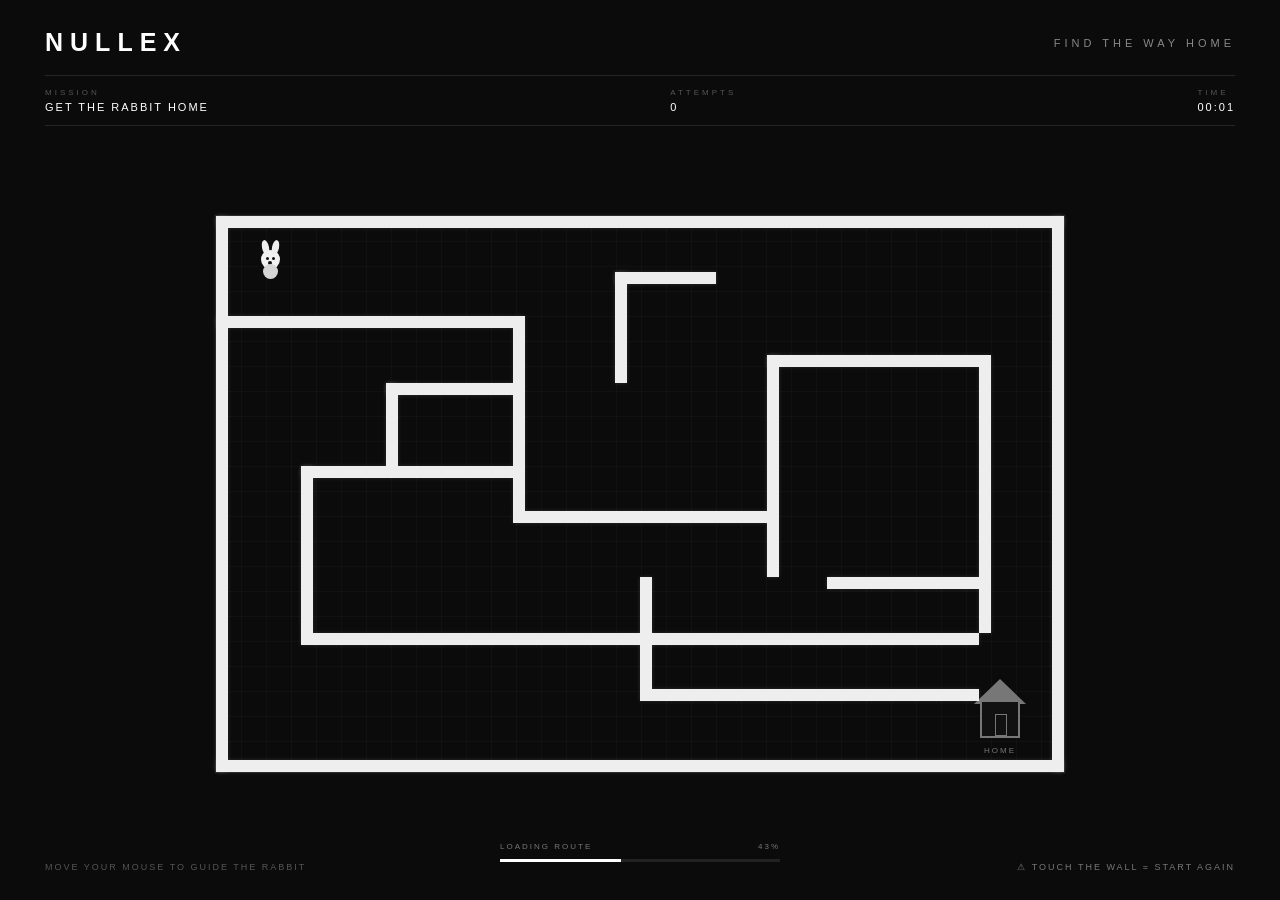
<file: index.html>
<!DOCTYPE html> <html lang="en"> <head> <meta charset="UTF-8"> <meta name="viewport" content="width=device-width, initial-scale=1.0"> <title>NULLEX — Rabbit Maze</title> <link rel="stylesheet" href="style.css"> </head> <body> <div class="game-wrapper">
<div class="top-section">
    <div class="brand">NULLEX</div>

    <div class="status" id="status">
        FIND THE WAY HOME
    </div>
</div>


<div class="game-info">

    <div>
        <span class="label">MISSION</span>
        <span class="value">GET THE RABBIT HOME</span>
    </div>

    <div>
        <span class="label">ATTEMPTS</span>
        <span class="value" id="attempts">0</span>
    </div>

    <div>
        <span class="label">TIME</span>
        <span class="value" id="timer">00:00</span>
    </div>

</div>


<div class="maze-container">

    <div class="maze">

        <!-- OUTER WALLS -->

        <div class="wall horizontal"
             style="left:0%; top:0%; width:100%; height:12px;">
        </div>

        <div class="wall vertical"
             style="left:0%; top:0%; width:12px; height:100%;">
        </div>

        <div class="wall horizontal"
             style="left:0%; bottom:0%; width:100%; height:12px;">
        </div>

        <div class="wall vertical"
             style="right:0%; top:0%; width:12px; height:100%;">
        </div>


        <!-- MAZE WALLS -->

        <div class="wall horizontal"
             style="left:0%; top:18%; width:35%; height:12px;">
        </div>

        <div class="wall vertical"
             style="left:35%; top:18%; width:12px; height:35%;">
        </div>

        <div class="wall horizontal"
             style="left:35%; top:53%; width:30%; height:12px;">
        </div>

        <div class="wall vertical"
             style="left:65%; top:25%; width:12px; height:40%;">
        </div>

        <div class="wall horizontal"
             style="left:65%; top:25%; width:25%; height:12px;">
        </div>

        <div class="wall vertical"
             style="left:90%; top:25%; width:12px; height:50%;">
        </div>

        <div class="wall horizontal"
             style="left:10%; top:75%; width:80%; height:12px;">
        </div>

        <div class="wall vertical"
             style="left:10%; top:45%; width:12px; height:30%;">
        </div>

        <div class="wall horizontal"
             style="left:10%; top:45%; width:25%; height:12px;">
        </div>

        <div class="wall vertical"
             style="left:50%; top:65%; width:12px; height:10%;">
        </div>

        <div class="wall horizontal"
             style="left:50%; top:85%; width:40%; height:12px;">
        </div>

        <div class="wall vertical"
             style="left:50%; top:75%; width:12px; height:10%;">
        </div>

        <div class="wall horizontal"
             style="left:20%; top:30%; width:15%; height:12px;">
        </div>

        <div class="wall vertical"
             style="left:20%; top:30%; width:12px; height:15%;">
        </div>

        <div class="wall horizontal"
             style="left:47%; top:10%; width:12%; height:12px;">
        </div>

        <div class="wall vertical"
             style="left:47%; top:10%; width:12px; height:20%;">
        </div>

        <div class="wall horizontal"
             style="left:72%; top:65%; width:18%; height:12px;">
        </div>


        <!-- HOME -->

        <div class="home" id="home">

            <div class="home-roof"></div>

            <div class="home-body">
                <div class="home-door"></div>
            </div>

            <div class="home-text">
                HOME
            </div>

        </div>


        <!-- RABBIT -->

        <div id="rabbit">

            <div class="ear ear-left"></div>
            <div class="ear ear-right"></div>

            <div class="rabbit-head">

                <div class="eye eye-left"></div>
                <div class="eye eye-right"></div>

                <div class="nose"></div>
                <div class="mouth"></div>

            </div>

            <div class="rabbit-body"></div>

        </div>

    </div>

</div>


<div class="bottom-section">

    <div class="instruction">
        MOVE YOUR MOUSE TO GUIDE THE RABBIT
    </div>

    <div class="warning">
        ⚠ TOUCH THE WALL = START AGAIN
    </div>

</div>
</div> <!-- CONTINUE BUTTON --> <button id="nextButton"> CONTINUE → </button> <script src="script.js"></script> </body> </html>
</file>
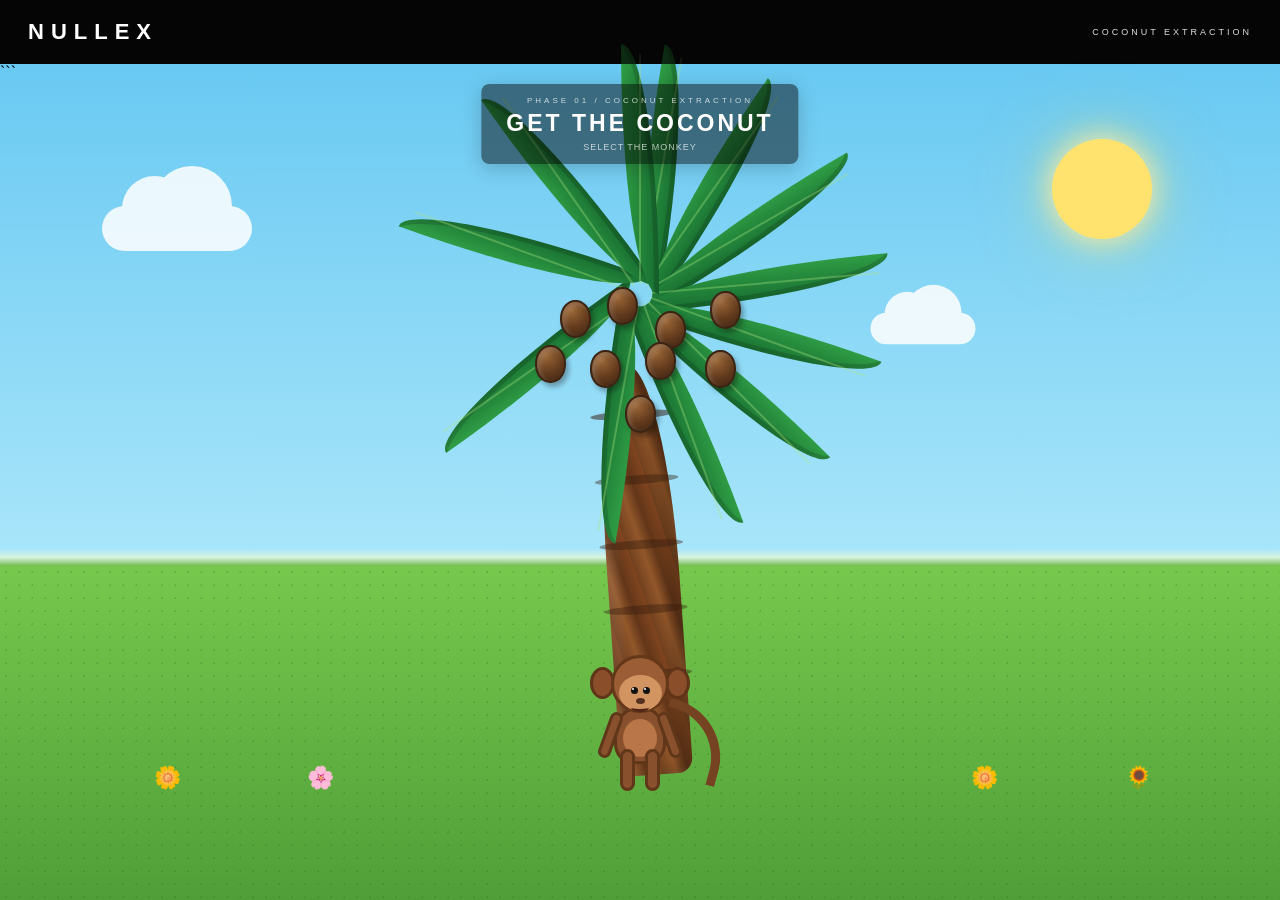
<file: game.html>
<!DOCTYPE html>

<html lang="en">
<head>
<meta charset="UTF-8">
<meta name="viewport" content="width=device-width, initial-scale=1.0">
<title>NULLEX — The Coconut Problem</title>

<style>
*{
    box-sizing:border-box;
    margin:0;
    padding:0;
    user-select:none;
}

body{
    overflow:hidden;
    font-family:Arial,Helvetica,sans-serif;
    background:#111;
}

button{
    font-family:inherit;
}

/* =====================================================
   MAIN
===================================================== */

#game{
    width:100vw;
    height:100vh;
    position:relative;
    overflow:hidden;
}

.header{
    position:absolute;
    top:0;
    left:0;
    width:100%;
    height:64px;
    z-index:1000;
    display:flex;
    align-items:center;
    justify-content:space-between;
    padding:0 28px;
    background:rgba(0,0,0,.72);
    color:white;
}

.logo{
    font-size:22px;
    font-weight:900;
    letter-spacing:7px;
}

.phase{
    font-size:9px;
    letter-spacing:3px;
    color:#ddd;
}

.scene{
    display:none;
    position:absolute;
    top:64px;
    left:0;
    right:0;
    bottom:0;
}

.scene.active{
    display:block;
}

.instructions{
    position:absolute;
    top:20px;
    left:50%;
    transform:translateX(-50%);
    z-index:300;
    text-align:center;
    background:rgba(0,0,0,.48);
    padding:12px 25px;
    border-radius:8px;
    color:white;
    box-shadow:0 4px 20px rgba(0,0,0,.2);
}

.instructions small{
    display:block;
    font-size:8px;
    letter-spacing:3px;
    opacity:.75;
}

.instructions h2{
    margin-top:5px;
    font-size:23px;
    letter-spacing:3px;
}

.instructions p{
    margin-top:5px;
    font-size:9px;
    opacity:.7;
    letter-spacing:1px;
}

/* =====================================================
   TREE SCENE
===================================================== */

#treeScene{
    background:
        linear-gradient(
            to bottom,
            #69c9f2 0%,
            #a8e5fa 58%,
            #d9f4df 59%,
            #78bd58 60%,
            #4c963d 100%
        );
}

/* sun */

.sun{
    position:absolute;
    width:100px;
    height:100px;
    border-radius:50%;
    right:10%;
    top:9%;
    background:#ffe36e;
    box-shadow:
        0 0 30px #fff0a1,
        0 0 70px rgba(255,220,70,.5);
}

/* clouds */

.cloud{
    position:absolute;
    width:150px;
    height:45px;
    background:white;
    border-radius:50px;
    opacity:.85;
}

.cloud:before,
.cloud:after{
    content:"";
    position:absolute;
    background:white;
    border-radius:50%;
}

.cloud:before{
    width:65px;
    height:65px;
    left:20px;
    top:-30px;
}

.cloud:after{
    width:80px;
    height:80px;
    right:20px;
    top:-40px;
}

.cloud.one{
    left:8%;
    top:17%;
}

.cloud.two{
    right:22%;
    top:29%;
    transform:scale(.7);
}

/* ground */

.grass{
    position:absolute;
    bottom:0;
    left:0;
    width:100%;
    height:40%;
    background:
        linear-gradient(
            to bottom,
            #76c84d,
            #4f9e38
        );
}

.grass:before{
    content:"";
    position:absolute;
    inset:0;
    opacity:.25;
    background-image:
        radial-gradient(#235c25 1px,transparent 1px);
    background-size:13px 13px;
}

/* flowers */

.flower{
    position:absolute;
    bottom:13%;
    font-size:22px;
}

/* tree */

.tree{
    position:absolute;
    left:50%;
    bottom:15%;
    width:420px;
    height:570px;
    transform:translateX(-50%);
}

.trunk{
    position:absolute;
    bottom:0;
    left:177px;
    width:72px;
    height:410px;
    border-radius:48% 52% 15px 15px;
    background:
        repeating-linear-gradient(
            75deg,
            #70401f 0px,
            #92572a 14px,
            #623619 26px,
            #81451f 40px
        );
    box-shadow:
        inset 10px 0 8px rgba(255,255,255,.08),
        inset -12px 0 12px rgba(0,0,0,.2);
    transform:rotate(-4deg);
}

.trunk:before{
    content:"";
    position:absolute;
    left:-6px;
    top:45px;
    width:84px;
    height:9px;
    border-radius:50%;
    background:rgba(50,25,10,.5);
    box-shadow:
        0 65px rgba(50,25,10,.4),
        0 130px rgba(50,25,10,.4),
        0 195px rgba(50,25,10,.4),
        0 260px rgba(50,25,10,.4);
}

/* leaves */

.crown{
    position:absolute;
    left:50%;
    top:30px;
    width:80px;
    height:80px;
    transform:translateX(-50%);
    z-index:4;
}

.leaf{
    position:absolute;
    left:40px;
    top:40px;
    width:250px;
    height:38px;
    border-radius:100% 0 100% 0;
    transform-origin:left center;
    background:
        linear-gradient(
            to bottom,
            #2f9d45,
            #176d30
        );
    box-shadow:
        inset 0 -5px rgba(0,0,0,.15);
}

.leaf:after{
    content:"";
    position:absolute;
    left:10px;
    top:18px;
    width:230px;
    border-top:2px solid rgba(170,230,130,.35);
}

.leaf:nth-child(1){transform:rotate(-80deg)}
.leaf:nth-child(2){transform:rotate(-55deg)}
.leaf:nth-child(3){transform:rotate(-30deg)}
.leaf:nth-child(4){transform:rotate(-5deg)}
.leaf:nth-child(5){transform:rotate(20deg)}
.leaf:nth-child(6){transform:rotate(45deg)}
.leaf:nth-child(7){transform:rotate(70deg)}
.leaf:nth-child(8){transform:rotate(100deg)}
.leaf:nth-child(9){transform:rotate(145deg)}
.leaf:nth-child(10){transform:rotate(200deg)}
.leaf:nth-child(11){transform:rotate(235deg)}
.leaf:nth-child(12){transform:rotate(270deg)}

/* coconuts */

.coconut{
    position:absolute;
    width:31px;
    height:38px;
    border-radius:48%;
    z-index:15;
    cursor:pointer;
    background:
        radial-gradient(
            circle at 35% 25%,
            #9b6737,
            #633b1d 55%,
            #3e2414
        );
    border:2px solid #3b2414;
    box-shadow:
        inset 4px 4px 5px rgba(255,255,255,.15),
        3px 4px 5px rgba(0,0,0,.3);
    transition:.2s;
}

.coconut:hover{
    transform:scale(1.2) rotate(5deg);
}

.coconut.taken{
    opacity:.25;
    transform:scale(.6);
    pointer-events:none;
}

.co1{left:130px;top:95px}
.co2{left:177px;top:82px}
.co3{left:225px;top:106px}
.co4{left:280px;top:86px}
.co5{left:105px;top:140px}
.co6{left:160px;top:145px}
.co7{left:215px;top:137px}
.co8{left:275px;top:145px}
.co9{left:195px;top:190px}

/* =====================================================
   MONKEY
===================================================== */

.monkey{
    position:absolute;
    width:80px;
    height:125px;
    z-index:50;
    cursor:pointer;
    transition:
        left .9s cubic-bezier(.2,.8,.2,1),
        bottom .9s cubic-bezier(.2,.8,.2,1);
}

.monkey-head{
    position:absolute;
    width:58px;
    height:58px;
    left:11px;
    top:0;
    border-radius:50%;
    background:#9a5d35;
    border:3px solid #643719;
    z-index:4;
}

.monkey-face{
    position:absolute;
    width:43px;
    height:36px;
    left:5px;
    top:17px;
    border-radius:50%;
    background:#d29461;
}

.ear{
    position:absolute;
    width:25px;
    height:32px;
    top:12px;
    border-radius:50%;
    background:#8b4e2b;
    border:3px solid #603418;
    z-index:-1;
}

.ear.left{left:-10px}
.ear.right{right:-10px}

.eye{
    position:absolute;
    top:12px;
    width:7px;
    height:7px;
    border-radius:50%;
    background:#111;
}

.eye.left{left:12px}
.eye.right{right:12px}

.eye:after{
    content:"";
    position:absolute;
    width:2px;
    height:2px;
    background:white;
    border-radius:50%;
    top:1px;
    left:1px;
}

.nose{
    position:absolute;
    width:9px;
    height:6px;
    left:17px;
    top:23px;
    border-radius:50%;
    background:#57301d;
}

.mouth{
    position:absolute;
    width:18px;
    height:9px;
    left:12px;
    top:28px;
    border-bottom:3px solid #522716;
    border-radius:50%;
}

.body{
    position:absolute;
    width:52px;
    height:58px;
    left:14px;
    top:51px;
    border-radius:48% 48% 35% 35%;
    background:#89502e;
    border:3px solid #613719;
}

.belly{
    position:absolute;
    width:34px;
    height:38px;
    left:6px;
    top:10px;
    border-radius:50%;
    background:#b97749;
}

.arm{
    position:absolute;
    width:13px;
    height:48px;
    top:56px;
    border-radius:15px;
    background:#89502e;
    border:3px solid #613719;
}

.arm.left{
    left:4px;
    transform:rotate(20deg);
}

.arm.right{
    right:4px;
    transform:rotate(-20deg);
}

.leg{
    position:absolute;
    width:15px;
    height:42px;
    top:94px;
    border-radius:15px;
    background:#89502e;
    border:3px solid #613719;
}

.leg.left{left:20px}
.leg.right{right:20px}

.tail{
    position:absolute;
    width:65px;
    height:75px;
    right:-45px;
    top:50px;
    border:9px solid #754321;
    border-left:none;
    border-bottom:none;
    border-radius:0 60px 0 0;
    transform:rotate(15deg);
}

.monkey.selected{
    animation:monkeyBounce .4s infinite alternate;
}

@keyframes monkeyBounce{
    from{transform:translateY(0)}
    to{transform:translateY(-7px)}
}

/* =====================================================
   TRAFFIC SCENE
===================================================== */

#trafficScene{
    background:#80cfee;
}

/* city sky */

.city-sky{
    position:absolute;
    inset:0;
    height:44%;
    background:
        linear-gradient(
            #62c5ed,
            #bceafa
        );
}

/* buildings */

.buildings{
    position:absolute;
    bottom:56%;
    left:0;
    width:100%;
    height:35%;
    display:flex;
    align-items:flex-end;
    justify-content:space-around;
}

.building{
    width:12%;
    min-width:75px;
    height:75%;
    background:#e7b96c;
    border:3px solid #b77d3d;
    position:relative;
}

.building:nth-child(2){
    height:95%;
    background:#d98787;
}

.building:nth-child(3){
    height:70%;
    background:#7ea8c9;
}

.building:nth-child(4){
    height:100%;
    background:#e2d37b;
}

.building:nth-child(5){
    height:82%;
    background:#9c83b9;
}

.window{
    position:absolute;
    width:13px;
    height:18px;
    background:#6dc3d8;
    border:2px solid #fff;
    box-shadow:inset 0 0 4px rgba(0,0,0,.3);
}

/* road */

.sidewalk{
    position:absolute;
    left:0;
    width:100%;
    height:9%;
    background:
        repeating-linear-gradient(
            90deg,
            #aaa 0,
            #aaa 50px,
            #888 50px,
            #888 100px
        );
}

.sidewalk.top{
    top:40%;
}

.sidewalk.bottom{
    bottom:0;
}

.road{
    position:absolute;
    top:49%;
    bottom:9%;
    left:0;
    width:100%;
    background:#3d4145;
    border-top:6px solid #ddd;
}

.road-line{
    position:absolute;
    width:100%;
    border-top:5px dashed #eee;
}

.road-line.one{top:33%}
.road-line.two{top:66%}

/* traffic lights */

.traffic-light{
    position:absolute;
    top:18%;
    right:6%;
    width:48px;
    height:130px;
    background:#202020;
    border:4px solid #111;
    border-radius:10px;
    z-index:30;
}

.light{
    width:27px;
    height:27px;
    margin:7px auto;
    border-radius:50%;
    background:#444;
}

.light.red{background:#ed3d3d;box-shadow:0 0 15px #ed3d3d}
.light.yellow{background:#555}
.light.green{background:#555}

/* cars */

.car{
    position:absolute;
    width:105px;
    height:48px;
    z-index:50;
    border-radius:14px 18px 8px 8px;
    border:3px solid rgba(0,0,0,.35);
    box-shadow:0 5px 10px rgba(0,0,0,.3);
}

.car:before{
    content:"";
    position:absolute;
    width:48px;
    height:24px;
    left:27px;
    top:-19px;
    border-radius:15px 15px 3px 3px;
    background:inherit;
    border:3px solid rgba(0,0,0,.3);
}

.car:after{
    content:"";
    position:absolute;
    width:17px;
    height:17px;
    border-radius:50%;
    background:#171717;
    bottom:-11px;
    left:15px;
    box-shadow:58px 0 #171717;
}

.car.red{background:#e74c3c}
.car.blue{background:#3498db}
.car.yellow{background:#f1c40f}
.car.green{background:#2ecc71}
.car.white{background:#ecf0f1}

.car .window{
    width:19px;
    height:12px;
    top:-12px;
    background:#9ed4e5;
    border:2px solid #333;
}

.car .window.w1{left:33px}
.car .window.w2{left:57px}

/* road monkey */

.road-monkey{
    position:absolute;
    width:65px;
    height:100px;
    z-index:200;
    transition:.12s;
}

.road-monkey .monkey-head{
    transform:scale(.78);
    transform-origin:top left;
}

.road-monkey .body{
    transform:scale(.78);
    transform-origin:top left;
}

.road-monkey .tail{
    transform:scale(.7);
    transform-origin:top left;
}

/* coconut carried */

.carried-coconut{
    position:absolute;
    width:24px;
    height:30px;
    left:32px;
    top:52px;
    border-radius:50%;
    background:#71441f;
    border:2px solid #432812;
    z-index:10;
}

/* =====================================================
   SHAKE SCENE
===================================================== */

#shakeScene{
    background:
        linear-gradient(
            #4da9d5 0%,
            #bdebf6 50%,
            #73bd55 51%,
            #4d9d39 100%
        );
}

.shake-content{
    position:absolute;
    left:50%;
    top:53%;
    transform:translate(-50%,-50%);
    text-align:center;
}

.big-coconut{
    width:210px;
    height:250px;
    margin:auto;
    position:relative;
    border-radius:48% 48% 45% 45%;
    cursor:pointer;
    background:
        radial-gradient(
            circle at 30% 22%,
            #a96c35,
            #70421f 35%,
            #492813 70%,
            #2f1a0d
        );
    border:8px solid #321b0d;
    box-shadow:
        inset 18px 15px 20px rgba(255,255,255,.12),
        inset -18px -15px 25px rgba(0,0,0,.3),
        0 15px 30px rgba(0,0,0,.35);
}

.big-coconut:before{
    content:"";
    position:absolute;
    width:70px;
    height:22px;
    left:62px;
    top:35px;
    border-radius:50%;
    background:#231207;
    box-shadow:
        35px 4px #231207;
}

.big-coconut:after{
    content:"🥥";
    position:absolute;
    font-size:40px;
    left:75px;
    top:105px;
    opacity:.35;
}

.big-coconut.shaking{
    animation:coconutShake .08s infinite;
}

@keyframes coconutShake{
    0%{transform:rotate(-4deg) translateX(-6px)}
    50%{transform:rotate(4deg) translateX(6px)}
    100%{transform:rotate(-4deg) translateX(-6px)}
}

.shake-count{
    margin-top:25px;
    font-size:11px;
    font-weight:bold;
    letter-spacing:4px;
    color:#333;
}

.progress{
    width:300px;
    max-width:80vw;
    height:12px;
    margin:15px auto;
    background:rgba(0,0,0,.2);
    border-radius:10px;
    overflow:hidden;
}

.progress-fill{
    height:100%;
    width:0%;
    background:#fff;
    border-radius:10px;
    transition:.1s;
}

.shake-help{
    color:#555;
    font-size:9px;
    letter-spacing:2px;
}

/* =====================================================
   REVEAL
===================================================== */

#revealScene{
    background:
        radial-gradient(
            circle at center,
            #333 0,
            #111 45%,
            #050505 100%
        );
    color:white;
    align-items:center;
    justify-content:center;
    text-align:center;
}

.reveal{
    width:min(700px,90%);
}

.reveal small{
    color:#777;
    letter-spacing:5px;
    font-size:9px;
}

.reveal h1{
    margin-top:20px;
    font-size:clamp(40px,8vw,80px);
    letter-spacing:10px;
}

.reveal hr{
    border:0;
    border-top:1px solid #444;
    margin:30px 0;
}

.reveal p{
    color:#aaa;
    font-size:11px;
    line-height:2;
    letter-spacing:2px;
}

.reason{
    margin:25px auto;
    padding:25px;
    background:#111;
    border:1px solid #555;
    border-radius:8px;
}

.reason-label{
    color:#666;
    font-size:8px;
    letter-spacing:4px;
}

.reason-answer{
    margin-top:15px;
    font-size:20px;
    font-weight:bold;
    letter-spacing:3px;
}

.time-label{
    color:#666;
    font-size:8px;
    letter-spacing:4px;
}

#wasted{
    margin-top:8px;
    font-size:35px;
    letter-spacing:5px;
}

.restart{
    margin-top:25px;
    padding:15px 35px;
    border:0;
    border-radius:4px;
    background:white;
    color:black;
    font-weight:bold;
    letter-spacing:3px;
    cursor:pointer;
}

.restart:hover{
    transform:scale(1.04);
    background:#eee;
}
/* =====================================================
FINAL REVEAL
===================================================== */

#revealScene{
position:absolute;
inset:64px 0 0 0;

overflow:hidden;

background:#050505;

color:white;

}

/* =====================================================
FIRST FINAL SCREEN
===================================================== */

.final-start{
position:absolute;
inset:0;

display:flex;
flex-direction:column;

align-items:center;
justify-content:center;

text-align:center;

background:
    radial-gradient(
        circle at center,
        #303030 0%,
        #151515 45%,
        #050505 100%
    );

z-index:20;

transition:
    opacity .8s ease,
    transform .8s ease;

}

.final-start.hide{
opacity:0;
transform:scale(1.15);
pointer-events:none;
}

.final-glow{
position:absolute;

width:400px;
height:400px;

border-radius:50%;

background:
    radial-gradient(
        circle,
        rgba(255,255,255,.09),
        transparent 65%
    );

animation:
    finalGlow 3s infinite alternate;


}

@keyframes finalGlow{


from{
    transform:scale(.8);
    opacity:.4;
}

to{
    transform:scale(1.2);
    opacity:1;
}


}

.final-small{
position:relative;

color:#777;

font-size:9px;

letter-spacing:5px;

margin-bottom:25px;

}

.final-start h1{
position:relative;

margin:0;

font-size:
    clamp(45px,8vw,100px);

letter-spacing:10px;

font-weight:900;

text-shadow:
    0 0 30px rgba(255,255,255,.15);

}

.final-start p{
position:relative;

margin-top:25px;

color:#888;

font-size:10px;

line-height:2.1;

letter-spacing:3px;

}

#letsGoButton{
position:relative;

margin-top:40px;

padding:18px 55px;

border:1px solid #777;

background:white;

color:#111;

font-size:12px;

font-weight:900;

letter-spacing:4px;

border-radius:4px;

cursor:pointer;

transition:
    transform .2s,
    box-shadow .2s;

}

#letsGoButton:hover{
transform:
translateY(-4px)
scale(1.04);

box-shadow:
    0 12px 35px rgba(255,255,255,.15);

}

/* =====================================================
COCONUT ENDING
===================================================== */

.coconut-ending{
position:absolute;

inset:0;

overflow:hidden;

opacity:0;

pointer-events:none;

transition:opacity 1s;

background:#7bc9e9;

}

.coconut-ending.active{
opacity:1;

pointer-events:auto;


}

/* SKY */

.ending-sky{
position:absolute;
inset:0;

background:
    linear-gradient(
        to bottom,
        #48b8e8 0%,
        #a7e3f5 62%,
        #d6f2d1 63%,
        #72bb50 100%
    );

}

/* SUN */

.ending-sun{
position:absolute;

width:130px;
height:130px;

right:10%;
top:9%;

border-radius:50%;

background:#ffe66d;

box-shadow:
    0 0 35px #fff2a0,
    0 0 90px rgba(255,220,70,.5);

}

/* CLOUDS */

.ending-cloud{
position:absolute;

width:170px;
height:48px;

border-radius:50px;

background:white;

opacity:.8;

}

.ending-cloud:before,
.ending-cloud:after{
content:"";

position:absolute;

background:white;

border-radius:50%;

}

.ending-cloud:before{
width:70px;
height:70px;

left:25px;
top:-30px;


}

.ending-cloud:after{
width:85px;
height:85px;

right:20px;
top:-42px;

}

.cloud-a{
left:8%;
top:20%;
}

.cloud-b{
right:25%;
top:32%;

transform:scale(.7);

}

/* GROUND */

.ending-ground{
position:absolute;

left:0;
right:0;
bottom:0;

height:27%;

background:
    linear-gradient(
        to bottom,
        #72c552,
        #438d36
    );

}

/* =====================================================
ENDING TREE
===================================================== */

.ending-tree{
position:absolute;

left:8%;

bottom:13%;

width:430px;
height:570px;

transform:
    scale(.9);

}

/* TRUNK */

.ending-trunk{
position:absolute;

left:180px;
bottom:0;

width:78px;
height:430px;

border-radius:
    48% 52%
    15px 15px;

background:
    repeating-linear-gradient(
        75deg,
        #5d3217 0px,
        #8d5228 14px,
        #633719 28px,
        #92542a 43px
    );

transform:rotate(-4deg);

box-shadow:
    inset 10px 0 8px rgba(255,255,255,.1),
    inset -15px 0 15px rgba(0,0,0,.2);

}

/* LEAVES */

.ending-leaf{
position:absolute;

left:215px;
top:50px;

width:260px;
height:45px;

border-radius:
    100% 0 100% 0;

transform-origin:left center;

background:
    linear-gradient(
        to bottom,
        #299d46,
        #12672e
    );

box-shadow:
    inset 0 -5px rgba(0,0,0,.15);

}

.leaf-a{transform:rotate(-85deg)}
.leaf-b{transform:rotate(-60deg)}
.leaf-c{transform:rotate(-35deg)}
.leaf-d{transform:rotate(-10deg)}
.leaf-e{transform:rotate(20deg)}
.leaf-f{transform:rotate(55deg)}

/* TREE COCONUTS */

.ending-coconut{
position:absolute;

width:32px;
height:40px;

border-radius:48%;

background:
    radial-gradient(
        circle at 30% 25%,
        #9c6535,
        #603719 60%,
        #351d0e
    );

border:2px solid #39200f;

z-index:10;

}

.coconut-tree-one{
left:145px;
top:105px;
}

.coconut-tree-two{
left:215px;
top:90px;
}

.coconut-tree-three{
left:280px;
top:120px;
}

/* =====================================================
ENDING MONKEY
===================================================== */

.ending-monkey{
position:absolute;

left:-140px;
bottom:38%;

width:90px;
height:140px;

z-index:50;

opacity:0;

transform:
    translateX(0)
    translateY(0)
    rotate(-20deg);

transition:none;

}

/* monkey enters from the side */

.ending-monkey.jump{
opacity:1;

animation:
    monkeySideJump 2.2s
    cubic-bezier(.2,.8,.2,1)
    forwards;

}

@keyframes monkeySideJump{

0%{
    left:-140px;

    transform:
        translateY(100px)
        rotate(-25deg)
        scale(.8);
}

20%{
    left:5%;

    transform:
        translateY(-80px)
        rotate(15deg)
        scale(.9);
}

40%{
    left:18%;

    transform:
        translateY(20px)
        rotate(-10deg)
        scale(1);
}

60%{
    left:30%;

    transform:
        translateY(-100px)
        rotate(10deg)
        scale(1.05);
}

80%{
    left:40%;

    transform:
        translateY(0)
        rotate(-5deg)
        scale(1.05);
}

100%{
    left:46%;

    transform:
        translateY(0)
        rotate(0deg)
        scale(1.05);
}

}

.ending-monkey.jump{
opacity:1;

transform:
    translateY(0)
    rotate(0deg);

}

/* HEAD */

.ending-head{
position:absolute;

width:65px;
height:65px;

left:12px;
top:0;

border-radius:50%;

background:#985b32;

border:3px solid #613719;

z-index:4;

}

.ending-face{
position:absolute;

width:47px;
height:40px;

left:6px;
top:19px;

border-radius:50%;

background:#d39460;

}

/* EARS */

.ending-ear{
position:absolute;

width:27px;
height:34px;

top:15px;

border-radius:50%;

background:#8a4c29;

border:3px solid #5e341a;

z-index:-1;

}

.ending-ear-left{
left:-11px;
}

.ending-ear-right{
right:-11px;
}

/* EYES */

.ending-eye{
position:absolute;

top:12px;

width:8px;
height:8px;

border-radius:50%;

background:#111;

}

.ending-eye-left{
left:12px;
}

.ending-eye-right{
right:12px;
}

.ending-eye:after{
content:"";

position:absolute;

width:3px;
height:3px;

top:1px;
left:1px;

border-radius:50%;

background:white;

}

/* NOSE */

.ending-nose{
position:absolute;

left:18px;
top:25px;

width:10px;
height:7px;

border-radius:50%;

background:#502817;

}

/* MOUTH */

.ending-mouth{
position:absolute;

left:14px;
top:31px;

width:20px;
height:10px;

border-bottom:
    3px solid #4d2415;

border-radius:50%;

}

/* BODY */

.ending-body{
position:absolute;

left:17px;
top:58px;

width:57px;
height:62px;

border-radius:
    48% 48%
    35% 35%;

background:#87502d;

border:3px solid #5f351b;

}

.ending-belly{
position:absolute;

left:7px;
top:10px;

width:37px;
height:42px;

border-radius:50%;

background:#b9784b;

}

/* ARMS */

.ending-arm{
position:absolute;

width:15px;
height:52px;

top:64px;

border-radius:15px;

background:#87502d;

border:3px solid #60361c;

}

.ending-arm-left{
left:5px;
transform:rotate(22deg);
}

.ending-arm-right{
right:5px;
transform:rotate(-25deg);
}

/* LEGS */

.ending-leg{
position:absolute;

width:16px;
height:45px;

top:105px;

border-radius:15px;

background:#87502d;

border:3px solid #60361c;

}

.ending-leg-left{
left:22px;
}

.ending-leg-right{
right:22px;
}

/* TAIL */

.ending-tail{
position:absolute;

width:75px;
height:85px;

right:-52px;
top:57px;

border:
    9px solid #754321;

border-left:0;
border-bottom:0;

border-radius:
    0 70px 0 0;

transform:rotate(15deg);

}

/* =====================================================
PRESENTED COCONUT
===================================================== */

.presented-coconut{
position:absolute;

left:50%;
top:58%;

width:85px;
height:105px;

border-radius:
    48% 48%
    45% 45%;

background:
    radial-gradient(
        circle at 30% 22%,
        #c48647,
        #75451f 38%,
        #4a2813 72%,
        #291508
    );

border:4px solid #321b0c;

box-shadow:
    inset 10px 10px 15px rgba(255,255,255,.14),
    inset -12px -12px 20px rgba(0,0,0,.35),
    0 15px 35px rgba(0,0,0,.4);

z-index:100;

opacity:0;

transform:
    translate(-50%,80px)
    scale(.2);

transition:none;

}

/* monkey presents coconut */


@keyframes coconutPresent{

0%{
    opacity:0;

    transform:
        translate(-50%,100px)
        scale(.2);
}

60%{
    opacity:1;

    transform:
        translate(-50%,-10px)
        scale(1.1);
}

100%{
    opacity:1;

    transform:
        translate(-50%,0)
        scale(1);
}

}

/* dramatic zoom */

.presented-coconut.zoom{

animation:
    coconutZoom 1.8s
    cubic-bezier(.15,.8,.2,1)
    forwards;

}

@keyframes coconutZoom{

0%{
    opacity:1;

    transform:
        translate(-50%,0)
        scale(1);
}

40%{
    transform:
        translate(-50%,-20px)
        scale(2);
}

75%{
    transform:
        translate(-50%,-30px)
        scale(4);
}

100%{
    opacity:0;

    transform:
        translate(-50%,-40px)
        scale(7);
}

}

.coconut-shine{
position:absolute;

width:24px;
height:45px;

left:18px;
top:15px;

border-radius:50%;

background:
    rgba(255,255,255,.15);

transform:rotate(-30deg);

}


.presented-coconut.show{
opacity:1;

transform:
    translate(-50%,0)
    scale(1.8);

}

.presented-coconut.zoom{
transform:
translate(-50%,-15px)
scale(4.5);
}

.coconut-shine{
position:absolute;

width:20px;
height:35px;

left:18px;
top:15px;

border-radius:50%;

background:
    rgba(255,255,255,.12);

transform:rotate(-30deg);

}

/* =====================================================
QUESTION
===================================================== */

.coconut-question{
position:absolute;

left:50%;
top:50%;

width:min(650px,90%);

transform:
    translate(-50%,-50%)
    scale(.8);

text-align:center;

opacity:0;

z-index:200;

pointer-events:none;

transition:
    opacity 1s,
    transform 1s;

}

.coconut-question.show{
opacity:1;

transform:
    translate(-50%,-50%)
    scale(1);

pointer-events:auto;

}

.question-small{
font-size:9px;

letter-spacing:5px;

color:#666;

margin-bottom:20px;


}

.coconut-question h2{
font-size:
clamp(27px,5vw,58px);

line-height:1.1;

letter-spacing:5px;

font-weight:900;

text-shadow:
    0 5px 25px rgba(0,0,0,.3);

}

.question-line{
width:90px;

height:2px;

background:white;

margin:25px auto;

}

.answer{
font-size:
clamp(18px,3vw,28px);

font-weight:bold;

letter-spacing:3px;

}

/* =====================================================
TIME CARDS
===================================================== */

.time-card,
.wasted-card{
margin:20px auto 0;

width:min(400px,90%);

padding:18px;

border-radius:10px;

background:
    rgba(0,0,0,.55);

border:
    1px solid rgba(255,255,255,.15);

backdrop-filter:blur(8px);

}

.time-title,
.wasted-title{
color:#888;

font-size:8px;

letter-spacing:4px;

}

#totalTime,
#wasted{
margin-top:8px;

font-size:
    clamp(28px,5vw,45px);

font-weight:900;

letter-spacing:6px;

}

.wasted-card{
background:
linear-gradient(
135deg,
rgba(255,255,255,.12),
rgba(255,255,255,.03)
);
}

.wasted-title{
color:#aaa;
}

#wasted{
color:#fff;
}

/* FINAL MESSAGE */

.final-congratulations{
margin-top:18px;

color:#777;

font-size:8px;

letter-spacing:3px;

line-height:2;

}

/* RESTART */

.restart{
margin-top:22px;

padding:13px 30px;

border:1px solid #666;

border-radius:4px;

background:transparent;

color:white;

font-weight:bold;

letter-spacing:3px;

cursor:pointer;

transition:.2s;

}

.restart:hover{
background:white;

color:#111;

transform:scale(1.04);

}

/* MOBILE */

@media(max-width:700px){

.ending-tree{
    left:-25%;

    transform:scale(.65);

    transform-origin:bottom left;
}

.ending-monkey{
    left:35%;
    bottom:38%;
}

.presented-coconut.show{
    transform:
        translate(-50%,0)
        scale(1.3);
}

.presented-coconut.zoom{
    transform:
        translate(-50%,-10px)
        scale(3);
}

.coconut-question{
    width:94%;
}

}

/* =====================================================
   CRASH
===================================================== */

#crash{
    display:none;
    position:absolute;
    inset:0;
    z-index:9999;
    background:rgba(100,0,0,.85);
    align-items:center;
    justify-content:center;
    text-align:center;
}

#crash.show{
    display:flex;
}

.crash-box{
    background:white;
    color:#111;
    padding:40px;
    width:min(420px,90%);
    border-radius:12px;
    box-shadow:0 15px 50px rgba(0,0,0,.5);
}

.crash-box h1{
    font-size:35px;
    letter-spacing:5px;
}

.crash-box p{
    margin-top:15px;
    font-size:10px;
    color:#555;
    line-height:1.8;
}

.retry{
    margin-top:25px;
    padding:12px 30px;
    border:0;
    background:#111;
    color:white;
    cursor:pointer;
    letter-spacing:3px;
}

/* =====================================================
   MOBILE
===================================================== */

@media(max-width:700px){

    .header{
        padding:0 15px;
    }

    .logo{
        font-size:17px;
    }

    .phase{
        font-size:7px;
    }

    .instructions{
        width:90%;
    }

    .instructions h2{
        font-size:17px;
    }

    .tree{
        transform:translateX(-50%) scale(.7);
        transform-origin:bottom center;
    }

    .buildings .building{
        min-width:45px;
    }

    .car{
        transform:scale(.75);
    }
}
</style>

</head>

<body>

<div id="game">

<header class="header">
    <div class="logo">NULLEX</div>
    <div class="phase" id="phase">COCONUT EXTRACTION</div>
</header>

<!-- =====================================================
     STAGE 1
===================================================== -->

<section class="scene active" id="treeScene">

```
<div class="sun"></div>

<div class="cloud one"></div>
<div class="cloud two"></div>

<div class="instructions">
    <small>PHASE 01 / COCONUT EXTRACTION</small>
    <h2>GET THE COCONUT</h2>
    <p>SELECT THE MONKEY</p>
</div>

<div class="grass"></div>

<div class="flower" style="left:12%">🌼</div>
<div class="flower" style="left:24%">🌸</div>
<div class="flower" style="right:22%">🌼</div>
<div class="flower" style="right:10%">🌻</div>

<div class="tree">

    <div class="trunk"></div>

    <div class="crown">
        <div class="leaf"></div>
        <div class="leaf"></div>
        <div class="leaf"></div>
        <div class="leaf"></div>
        <div class="leaf"></div>
        <div class="leaf"></div>
        <div class="leaf"></div>
        <div class="leaf"></div>
        <div class="leaf"></div>
        <div class="leaf"></div>
        <div class="leaf"></div>
        <div class="leaf"></div>
    </div>

    <div class="coconut co1"></div>
    <div class="coconut co2"></div>
    <div class="coconut co3"></div>
    <div class="coconut co4"></div>
    <div class="coconut co5"></div>
    <div class="coconut co6"></div>
    <div class="coconut co7"></div>
    <div class="coconut co8"></div>
    <div class="coconut co9"></div>

    <div class="monkey" id="monkey"
         style="left:170px;bottom:-5px">

        <div class="tail"></div>

        <div class="ear left"></div>
        <div class="ear right"></div>

        <div class="monkey-head">

            <div class="monkey-face">
                <div class="eye left"></div>
                <div class="eye right"></div>
                <div class="nose"></div>
                <div class="mouth"></div>
            </div>

        </div>

        <div class="body">
            <div class="belly"></div>
        </div>

        <div class="arm left"></div>
        <div class="arm right"></div>

        <div class="leg left"></div>
        <div class="leg right"></div>

    </div>

</div>


</section>

<!-- =====================================================
     STAGE 2
===================================================== -->

<section class="scene" id="trafficScene">

<div class="city-sky"></div>

<div class="instructions">
    <small>PHASE 02 / URBAN SURVIVAL</small>
    <h2>CROSS THE ROAD</h2>
    <p>DON'T LET THE CARS HIT THE MONKEY</p>
</div>

<div class="buildings">

    <div class="building">
        <span class="window" style="left:15%;top:15%"></span>
        <span class="window" style="left:55%;top:15%"></span>
        <span class="window" style="left:15%;top:45%"></span>
        <span class="window" style="left:55%;top:45%"></span>
    </div>

    <div class="building">
        <span class="window" style="left:15%;top:15%"></span>
        <span class="window" style="left:55%;top:15%"></span>
        <span class="window" style="left:15%;top:40%"></span>
        <span class="window" style="left:55%;top:40%"></span>
        <span class="window" style="left:15%;top:65%"></span>
        <span class="window" style="left:55%;top:65%"></span>
    </div>

    <div class="building">
        <span class="window" style="left:15%;top:20%"></span>
        <span class="window" style="left:55%;top:20%"></span>
        <span class="window" style="left:15%;top:55%"></span>
        <span class="window" style="left:55%;top:55%"></span>
    </div>

    <div class="building">
        <span class="window" style="left:15%;top:12%"></span>
        <span class="window" style="left:55%;top:12%"></span>
        <span class="window" style="left:15%;top:38%"></span>
        <span class="window" style="left:55%;top:38%"></span>
        <span class="window" style="left:15%;top:64%"></span>
        <span class="window" style="left:55%;top:64%"></span>
    </div>

    <div class="building">
        <span class="window" style="left:15%;top:20%"></span>
        <span class="window" style="left:55%;top:20%"></span>
        <span class="window" style="left:15%;top:55%"></span>
        <span class="window" style="left:55%;top:55%"></span>
    </div>

</div>

<div class="traffic-light">
    <div class="light red"></div>
    <div class="light yellow"></div>
    <div class="light green"></div>
</div>

<div class="sidewalk top"></div>

<div class="road">

    <div class="road-line one"></div>
    <div class="road-line two"></div>

    <div class="car red" id="car1" style="left:-130px;top:10%">
        <div class="window w1"></div>
        <div class="window w2"></div>
    </div>

    <div class="car blue" id="car2" style="left:110%;top:42%">
        <div class="window w1"></div>
        <div class="window w2"></div>
    </div>

    <div class="car yellow" id="car3" style="left:-200px;top:70%">
        <div class="window w1"></div>
        <div class="window w2"></div>
    </div>

    <div class="car green" id="car4" style="left:120%;top:55%">
        <div class="window w1"></div>
        <div class="window w2"></div>
    </div>

    <div class="car white" id="car5" style="left:-350px;top:30%">
        <div class="window w1"></div>
        <div class="window w2"></div>
    </div>

</div>

<div class="sidewalk bottom"></div>

<div class="road-monkey" id="roadMonkey"
     style="left:5%;top:84%">

    <div class="tail"></div>

    <div class="ear left"></div>
    <div class="ear right"></div>

    <div class="monkey-head">
        <div class="monkey-face">
            <div class="eye left"></div>
            <div class="eye right"></div>
            <div class="nose"></div>
            <div class="mouth"></div>
        </div>
    </div>

    <div class="body">
        <div class="belly"></div>
    </div>

    <div class="carried-coconut"></div>

</div>

</section>

<!-- =====================================================
     STAGE 3
===================================================== -->

<section class="scene" id="shakeScene">

<div class="instructions">
    <small>PHASE 03 / COCONUT DESTABILIZATION</small>
    <h2>SHAKE THE COCONUT</h2>
    <p>CLICK IT 25 TIMES</p>
</div>

<div class="shake-content">

    <div class="big-coconut" id="bigCoconut"></div>

    <div class="shake-count">
        SHAKES:
        <span id="shakeCount">0</span>
        / 25
    </div>

    <div class="progress">
        <div class="progress-fill" id="progress"></div>
    </div>

    <div class="shake-help">
        KEEP CLICKING. THIS IS IMPORTANT FOR SOME REASON.
    </div>

</div>

</section>

<!-- =====================================================
     FINAL REVEAL
===================================================== -->

<section class="scene" id="revealScene">

<!-- FIRST SCREEN -->

<div class="final-start" id="finalStart">

    <div class="final-glow"></div>

    <div class="final-small">
        NULLEX HAS SUCCESSFULLY REACHED THE END
    </div>

    <h1>YOU MADE IT.</h1>

    <p>
        YOU SURVIVED THE TREE.<br>
        YOU SURVIVED THE ROAD.<br>
        YOU SURVIVED THE COCONUT.
    </p>

    <button id="letsGoButton">
        LETS GO →
    </button>

</div>


<!-- CINEMATIC COCONUT SCENE -->

<div class="coconut-ending" id="coconutEnding">

    <div class="ending-sky"></div>

    <div class="ending-sun"></div>

    <div class="ending-cloud cloud-a"></div>
    <div class="ending-cloud cloud-b"></div>

    <div class="ending-ground"></div>


    <!-- TREE -->

    <div class="ending-tree">

        <div class="ending-trunk"></div>

        <div class="ending-leaf leaf-a"></div>
        <div class="ending-leaf leaf-b"></div>
        <div class="ending-leaf leaf-c"></div>
        <div class="ending-leaf leaf-d"></div>
        <div class="ending-leaf leaf-e"></div>
        <div class="ending-leaf leaf-f"></div>

        <div class="ending-coconut coconut-tree-one"></div>
        <div class="ending-coconut coconut-tree-two"></div>
        <div class="ending-coconut coconut-tree-three"></div>

    </div>


    <!-- MONKEY -->

    <div class="ending-monkey" id="endingMonkey">

        <div class="ending-tail"></div>

        <div class="ending-ear ending-ear-left"></div>
        <div class="ending-ear ending-ear-right"></div>

        <div class="ending-head">

            <div class="ending-face">

                <div class="ending-eye ending-eye-left"></div>
                <div class="ending-eye ending-eye-right"></div>

                <div class="ending-nose"></div>

                <div class="ending-mouth"></div>

            </div>

        </div>

        <div class="ending-body">
            <div class="ending-belly"></div>
        </div>

        <div class="ending-arm ending-arm-left"></div>
        <div class="ending-arm ending-arm-right"></div>

        <div class="ending-leg ending-leg-left"></div>
        <div class="ending-leg ending-leg-right"></div>

    </div>


    <!-- COCONUT BEING PRESENTED -->

    <div class="presented-coconut" id="presentedCoconut">

        <div class="coconut-shine"></div>

    </div>


    <!-- QUESTION -->

    <div class="coconut-question" id="coconutQuestion">

        <div class="question-small">
            NULLEX FINAL QUESTION
        </div>

        <h3>
            FOR WHAT COCONUT DID YOU ENTER THIS SITE?
        </h3>

        <div class="question-line"></div>

        <div class="answer">
            FOR THIS COCONUT. 🥥
        </div>


        <div class="time-card">

            <div class="time-title">
                TIME SPENT ON THIS SITE
            </div>

            <div id="totalTime">
                00:00
            </div>

        </div>


        <div class="wasted-card">

            <div class="wasted-title">
                SUCCESSFULLY WASTED THIS TIME
            </div>

            <div id="wasted">
                00:00
            </div>

        </div>


        <div class="final-congratulations">
            CONGRATULATIONS.<br>
            YOU COMPLETED ABSOLUTELY NOTHING.
        </div>
    

        <button class="restart" id="restart">
            RESTART NULLEX ↻
        </button>

    </div>

</div>

</section>

<!-- =====================================================
     CRASH
===================================================== -->

<div id="crash">

```
<div class="crash-box">

    <h1>💥 CRASHED</h1>

    <p>
        THE MONKEY WAS HIT BY A VEHICLE.<br>
        THE COCONUT SURVIVED.
    </p>

    <button class="retry" id="retry">
        TRY AGAIN
    </button>

</div>
```

</div>

</div>

<script>

/* =====================================================
   SETUP
===================================================== */

const treeScene =
    document.getElementById("treeScene");

const trafficScene =
    document.getElementById("trafficScene");

const shakeScene =
    document.getElementById("shakeScene");

const revealScene =
    document.getElementById("revealScene");

const phase =
    document.getElementById("phase");

let startTime =
    Number(localStorage.getItem("nullexStartTime"));

if(!startTime){

    startTime = Date.now();

    localStorage.setItem(
        "nullexStartTime",
        startTime
    );

}


/* =====================================================
   CHANGE SCENE
===================================================== */

function changeScene(scene){

    document.querySelectorAll(".scene")
        .forEach(s => s.classList.remove("active"));

    scene.classList.add("active");

}


/* =====================================================
   TREE
===================================================== */

const monkey =
    document.getElementById("monkey");

const coconuts =
    document.querySelectorAll(".coconut");

let monkeySelected = false;
let coconutTaken = false;

monkey.addEventListener("click",function(){

    if(monkeySelected)
        return;

    monkeySelected = true;

    monkey.classList.add("selected");

    phase.textContent =
        "MONKEY SELECTED";

    setTimeout(function(){

        monkey.style.left = "178px";
        monkey.style.bottom = "245px";

    },300);

    setTimeout(function(){

        phase.textContent =
            "SELECT A COCONUT";

    },1200);

});


coconuts.forEach(function(coconut){

    coconut.addEventListener("click",function(){

        if(!monkeySelected || coconutTaken)
            return;

        coconutTaken = true;

        coconut.classList.add("taken");

        phase.textContent =
            "COCONUT ACQUIRED";

        /* monkey reaches coconut */

        monkey.style.left = "205px";
        monkey.style.bottom = "255px";

        setTimeout(function(){

            monkey.style.left = "178px";
            monkey.style.bottom = "5px";

            phase.textContent =
                "RETURNING TO GROUND";

        },900);

        setTimeout(function(){

            startTraffic();

        },2200);

    });

});


/* =====================================================
   TRAFFIC
===================================================== */

const roadMonkey =
    document.getElementById("roadMonkey");

const crash =
    document.getElementById("crash");

const cars = [
    document.getElementById("car1"),
    document.getElementById("car2"),
    document.getElementById("car3"),
    document.getElementById("car4"),
    document.getElementById("car5")
];

let monkeyX = 5;
let monkeyY = 84;

let trafficRunning = false;
let trafficFrame;


/* car positions */

let carPositions = [
    -15,
    110,
    -25,
    120,
    -35
];

let carSpeeds = [
    .35,
    .42,
    .3,
    .5,
    .27
];


function startTraffic(){

    changeScene(trafficScene);

    phase.textContent =
        "CROSS THE TRAFFIC";

    monkeyX = 5;
    monkeyY = 84;

    roadMonkey.style.left =
        monkeyX + "%";

    roadMonkey.style.top =
        monkeyY + "%";

    trafficRunning = true;

    carPositions = [
        -15,
        110,
        -25,
        120,
        -35
    ];

    runTraffic();

}


function runTraffic(){

    if(!trafficRunning)
        return;

    cars.forEach(function(car,index){

        if(index % 2 === 0){

            carPositions[index] +=
                carSpeeds[index];

            if(carPositions[index] > 110)
                carPositions[index] = -20;

        }else{

            carPositions[index] -=
                carSpeeds[index];

            if(carPositions[index] < -20)
                carPositions[index] = 110;

        }

        car.style.left =
            carPositions[index] + "%";

    });

    checkCollision();

    trafficFrame =
        requestAnimationFrame(runTraffic);

}


/* =====================================================
   MONKEY MOVEMENT
===================================================== */

document.addEventListener("keydown",function(event){

    if(!trafficRunning)
        return;

    const key =
        event.key.toLowerCase();

    const step = 2.8;

    if(
        key === "arrowup" ||
        key === "w"
    ){
        monkeyY -= step;
    }

    if(
        key === "arrowdown" ||
        key === "s"
    ){
        monkeyY += step;
    }

    if(
        key === "arrowleft" ||
        key === "a"
    ){
        monkeyX -= step;
    }

    if(
        key === "arrowright" ||
        key === "d"
    ){
        monkeyX += step;
    }

    monkeyX =
        Math.max(1,Math.min(94,monkeyX));

    monkeyY =
        Math.max(51,Math.min(88,monkeyY));

    roadMonkey.style.left =
        monkeyX + "%";

    roadMonkey.style.top =
        monkeyY + "%";

    if(monkeyY <= 52){

        trafficRunning = false;

        cancelAnimationFrame(
            trafficFrame
        );

        setTimeout(
            startShake,
            700
        );

    }

});


/* =====================================================
   COLLISION
===================================================== */

function checkCollision(){

    const monkeyRect =
        roadMonkey.getBoundingClientRect();

    cars.forEach(function(car){

        const carRect =
            car.getBoundingClientRect();

        const hit =
            monkeyRect.left < carRect.right &&
            monkeyRect.right > carRect.left &&
            monkeyRect.top < carRect.bottom &&
            monkeyRect.bottom > carRect.top;

        if(hit){

            trafficRunning = false;

            cancelAnimationFrame(
                trafficFrame
            );

            crash.classList.add("show");

        }

    });

}


/* retry */

document.getElementById("retry")
.addEventListener("click",function(){

    crash.classList.remove("show");

    startTraffic();

});


/* =====================================================
   SHAKE
===================================================== */

const bigCoconut =
    document.getElementById("bigCoconut");

const shakeCount =
    document.getElementById("shakeCount");

const progress =
    document.getElementById("progress");

let shakes = 0;


function startShake(){

    changeScene(shakeScene);

    phase.textContent =
         "SHAKE THE COCONUT";

    shakes = 0;

    shakeCount.textContent =
        "0";

    progress.style.width =
        "0%";

}


bigCoconut.addEventListener("click",function(){

    shakes++;

    shakeCount.textContent =
        shakes;

    progress.style.width =
        (shakes / 25 * 100) + "%";

    bigCoconut.classList.add(
        "shaking"
    );

    setTimeout(function(){

        bigCoconut.classList.remove(
            "shaking"
        );

    },100);

    if(shakes >= 25){

        setTimeout(
            showReveal,
            600
        );

    }

});


/* =====================================================
   REVEAL
===================================================== */

function showReveal(){

    changeScene(revealScene);

    phase.textContent =
        "MISSION COMPLETE";

    updateTime();

}


function updateTime(){

    const elapsed =
        Math.floor(
            (Date.now() - startTime) / 1000
        );

    const minutes =
        Math.floor(elapsed / 60);

    const seconds =
        elapsed % 60;

    document.getElementById(
        "wasted"
    ).textContent =
        String(minutes).padStart(2,"0")
        + ":" +
        String(seconds).padStart(2,"0");

}


setInterval(function(){

    if(
        revealScene.classList.contains(
            "active"
        )
    ){

        updateTime();

    }

},1000);

/* =====================================================
   LETS GO — FINAL COCONUT CINEMATIC
===================================================== */

const letsGoButton =
    document.getElementById("letsGoButton");

const finalStart =
    document.getElementById("finalStart");

const coconutEnding =
    document.getElementById("coconutEnding");

const endingMonkey =
    document.getElementById("endingMonkey");

const presentedCoconut =
    document.getElementById("presentedCoconut");

const coconutQuestion =
    document.getElementById("coconutQuestion");


let finalSequenceStarted = false;


letsGoButton.addEventListener("click", function(){

    /* Prevent double clicking */
    if(finalSequenceStarted){
        return;
    }

    finalSequenceStarted = true;

    /* Hide the YOU MADE IT screen */
    finalStart.classList.add("hide");

    phase.textContent =
        "PREPARING FINAL COCONUT...";


    /* Show the tropical ending scene */
    setTimeout(function(){

        coconutEnding.classList.add("active");

        phase.textContent =
            "SOMETHING IS COMING...";

    },700);


    /* Monkey jumps in from the side */
    setTimeout(function(){

        endingMonkey.classList.add("jump");

        phase.textContent =
            "UNEXPECTED MONKEY DELIVERY";

    },1200);


    /* Monkey reaches the middle */
    setTimeout(function(){

        phase.textContent =
            "THE MONKEY HAS SOMETHING FOR YOU";

    },3000);


    /* Coconut appears */
    setTimeout(function(){

        presentedCoconut.classList.add("show");

        phase.textContent =
            "PLEASE ACCEPT THIS COCONUT";

    },3400);


    /* Wait, then zoom the coconut */
    setTimeout(function(){

        phase.textContent =
            "COCONUT DETECTED";

        presentedCoconut.classList.remove("show");

        /*
         * Force browser to restart the animation
         */
        void presentedCoconut.offsetWidth;

        presentedCoconut.classList.add("show");
        presentedCoconut.classList.add("zoom");

    },5200);


    /* Final question */
    setTimeout(function(){

        coconutQuestion.classList.add("show");

        phase.textContent =
            "FINAL QUESTION";

        updateFinalTime();

    },7300);

});


/* =====================================================
   FINAL TIME
===================================================== */

function formatFinalTime(totalSeconds){

    const hours =
        Math.floor(totalSeconds / 3600);

    const minutes =
        Math.floor(
            (totalSeconds % 3600) / 60
        );

    const seconds =
        totalSeconds % 60;


    if(hours > 0){

        return (
            String(hours).padStart(2,"0")
            + ":"
            +
            String(minutes).padStart(2,"0")
            + ":"
            +
            String(seconds).padStart(2,"0")
        );

    }


    return (
        String(minutes).padStart(2,"0")
        + ":"
        +
        String(seconds).padStart(2,"0")
    );

}


function updateFinalTime(){

    const elapsed =
        Math.floor(
            (Date.now() - startTime) / 1000
        );

    const formatted =
        formatFinalTime(elapsed);


    const totalTime =
        document.getElementById("totalTime");

    const wasted =
        document.getElementById("wasted");


    if(totalTime){

        totalTime.textContent =
            formatted;

    }


    if(wasted){

        wasted.textContent =
            formatted;

    }

}
/* =====================================================
   RESTART
===================================================== */

document.getElementById("restart")
.addEventListener("click",function(){

    localStorage.removeItem(
        "nullexStartTime"
    );

    localStorage.removeItem(
        "nullexLoggedIn"
    );

    window.location.href =
        "index.html";

});

</script>

</body>
</html>
</file>
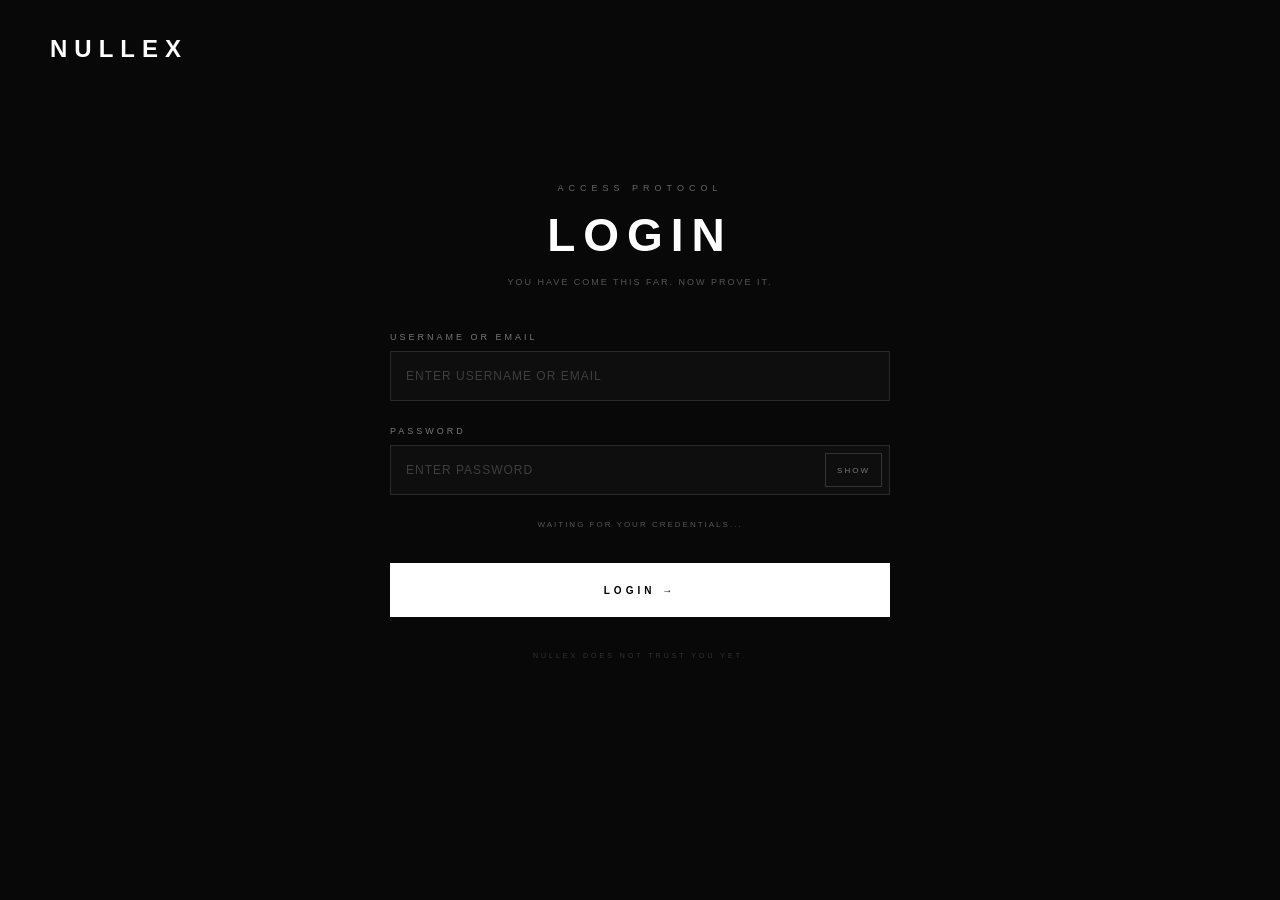
<file: login.html>
<!DOCTYPE html>

<html lang="en">
<head>
    <meta charset="UTF-8">
    <meta name="viewport" content="width=device-width, initial-scale=1.0">


<title>NULLEX — Login</title>

<link rel="stylesheet" href="login.css">


</head>

<body>

<div class="login-page">

<div class="brand">
    NULLEX
</div>

<div class="login-container">

    <div class="login-header">

        <div class="small-text">
            ACCESS PROTOCOL
        </div>

        <h1>
            LOGIN
        </h1>

        <p>
            YOU HAVE COME THIS FAR. NOW PROVE IT.
        </p>

    </div>

    <form id="loginForm">

        <div class="input-group">

            <label>
                USERNAME OR EMAIL
            </label>

            <input
                type="text"
                id="loginIdentifier"
                autocomplete="off"
                placeholder="ENTER USERNAME OR EMAIL"
                required
            >

        </div>

        <div class="input-group">

            <label>
                PASSWORD
            </label>

            <div class="password-wrapper">

                <input
                    type="password"
                    id="loginPassword"
                    autocomplete="current-password"
                    placeholder="ENTER PASSWORD"
                    required
                >

                <button
                    type="button"
                    id="showLoginPassword"
                >
                    SHOW
                </button>

            </div>

        </div>

        <div
            class="login-status"
            id="loginStatus"
        >
            WAITING FOR YOUR CREDENTIALS...
        </div>

        <button
            type="submit"
            id="loginButton"
            class="login-button"
        >
            LOGIN →
        </button>

    </form>

    <div class="bottom-message">
        NULLEX DOES NOT TRUST YOU YET.
    </div>

</div>

</div>

<!-- LOGIN POPUP -->

<div
    class="popup-overlay"
    id="loginPopup"
>

<div class="popup-box">

    <div class="popup-warning">
        NULLEX ACCESS CONTROL
    </div>

    <div
        class="popup-title"
        id="popupTitle"
    >
        ACCESS DENIED
    </div>

    <div
        class="popup-message"
        id="popupMessage"
    >
        SOMETHING WENT WRONG.
    </div>

    <button
        type="button"
        id="popupClose"
    >
        FINE.
    </button>

</div>

</div>

<script src="login.js"></script>

</body>
</html>
</file>
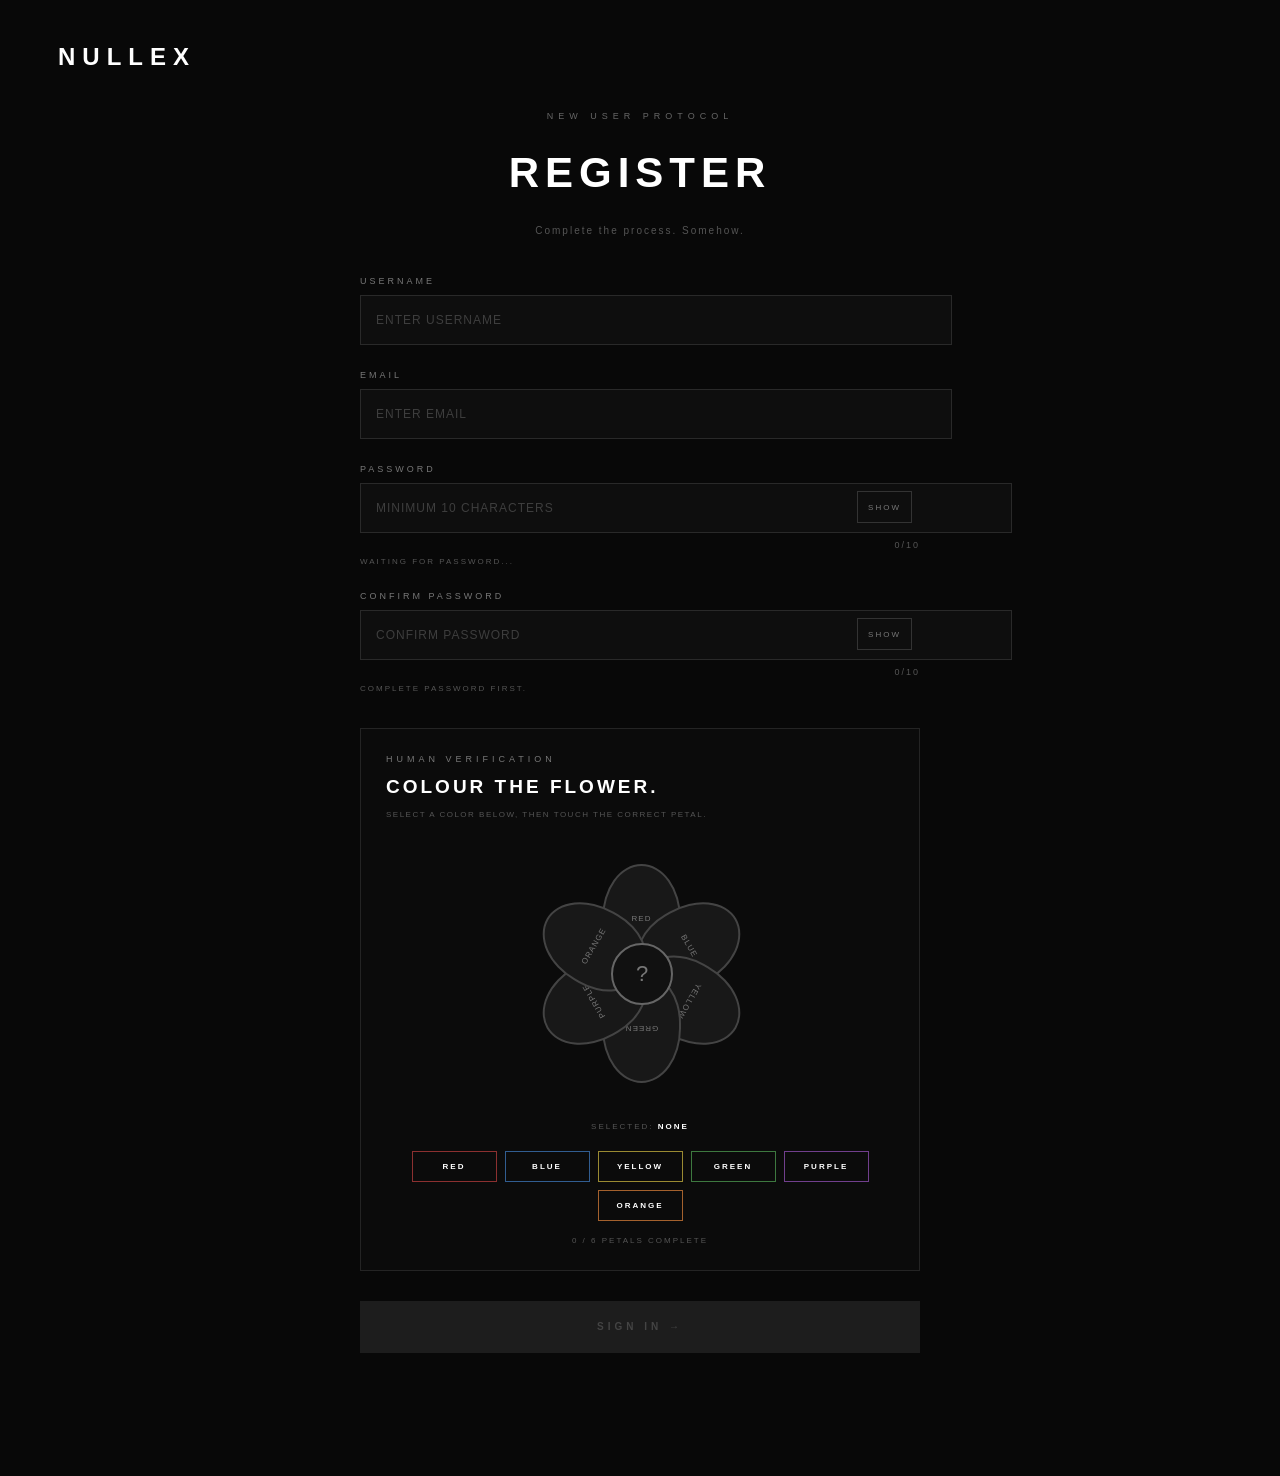
<file: register.html>
<!DOCTYPE html> <html lang="en"> <head> <meta charset="UTF-8"> <meta name="viewport" content="width=device-width, initial-scale=1.0"> <title>NULLEX — Register</title> <link rel="stylesheet" href="register.css"> </head> <body> <div class="register-page">
<div class="brand">NULLEX</div>

<div class="register-container">

    <div class="register-header">
        <div class="small-text">NEW USER PROTOCOL</div>
        <h1>REGISTER</h1>
        <p>Complete the process. Somehow.</p>
    </div>

    <form id="registerForm">

        <div class="input-group">
            <label>USERNAME</label>
            <input
                type="text"
                id="username"
                autocomplete="off"
                placeholder="ENTER USERNAME"
                required
            >
            <div class="field-status" id="usernameStatus"></div>
        </div>

        <div class="input-group">
            <label>EMAIL</label>
            <input
                type="email"
                id="email"
                autocomplete="off"
                placeholder="ENTER EMAIL"
                required
            >
        </div>

        <div class="input-group">
            <label>PASSWORD</label>

            <div class="password-wrapper">
                <input
                    type="password"
                    id="password"
                    autocomplete="new-password"
                    placeholder="MINIMUM 10 CHARACTERS"
                    maxlength="20"
                    required
                >

                <button
                    type="button"
                    class="show-password"
                    id="showPassword"
                >
                    SHOW
                </button>
            </div>

            <div class="password-counter">
                <span id="passwordCount">0</span>/10
            </div>

            <div class="password-status" id="passwordStatus">
                WAITING FOR PASSWORD...
            </div>
        </div>

        <div class="input-group">

            <label>CONFIRM PASSWORD</label>

            <div class="password-wrapper">
                <input
                    type="password"
                    id="confirmPassword"
                    autocomplete="new-password"
                    placeholder="CONFIRM PASSWORD"
                    maxlength="20"
                    disabled
                >

                <button
                    type="button"
                    class="show-password"
                    id="showConfirmPassword"
                >
                    SHOW
                </button>
            </div>

            <div class="password-counter">
                <span id="confirmCount">0</span>/10
            </div>

            <div class="password-status" id="confirmStatus">
                COMPLETE PASSWORD FIRST.
            </div>

        </div>

        <div class="captcha-section" id="captchaSection">

            <div class="captcha-title">
                HUMAN VERIFICATION
            </div>

            <div class="captcha-question">
                COLOUR THE FLOWER.
            </div>

            <div class="captcha-instruction">
                SELECT A COLOR BELOW, THEN TOUCH THE CORRECT PETAL.
            </div>

            <div class="flower-area">

                <div class="flower">

                    <div
                        class="petal petal-1"
                        data-color="RED"
                        data-filled="false"
                    >
                        <span>RED</span>
                    </div>

                    <div
                        class="petal petal-2"
                        data-color="BLUE"
                        data-filled="false"
                    >
                        <span>BLUE</span>
                    </div>

                    <div
                        class="petal petal-3"
                        data-color="YELLOW"
                        data-filled="false"
                    >
                        <span>YELLOW</span>
                    </div>

                    <div
                        class="petal petal-4"
                        data-color="GREEN"
                        data-filled="false"
                    >
                        <span>GREEN</span>
                    </div>

                    <div
                        class="petal petal-5"
                        data-color="PURPLE"
                        data-filled="false"
                    >
                        <span>PURPLE</span>
                    </div>

                    <div
                        class="petal petal-6"
                        data-color="ORANGE"
                        data-filled="false"
                    >
                        <span>ORANGE</span>
                    </div>

                    <div class="flower-center">
                        <span>?</span>
                    </div>

                </div>

            </div>

            <div class="selected-color">
                SELECTED:
                <strong id="selectedColor">NONE</strong>
            </div>

            <div class="color-palette">

                <button
                    type="button"
                    class="color-button red"
                    data-color="RED"
                >
                    RED
                </button>

                <button
                    type="button"
                    class="color-button blue"
                    data-color="BLUE"
                >
                    BLUE
                </button>

                <button
                    type="button"
                    class="color-button yellow"
                    data-color="YELLOW"
                >
                    YELLOW
                </button>

                <button
                    type="button"
                    class="color-button green"
                    data-color="GREEN"
                >
                    GREEN
                </button>

                <button
                    type="button"
                    class="color-button purple"
                    data-color="PURPLE"
                >
                    PURPLE
                </button>

                <button
                    type="button"
                    class="color-button orange"
                    data-color="ORANGE"
                >
                    ORANGE
                </button>

            </div>

            <div
                class="captcha-status"
                id="captchaStatus"
            >
                0 / 6 PETALS COMPLETE
            </div>

        </div>

        <button
            type="submit"
            id="signInButton"
            class="sign-in-button"
            disabled
        >
            SIGN IN →
        </button>

    </form>

</div>
</div> <div class="popup-overlay" id="characterPopup">
<div class="popup-box">

    <div class="popup-warning">
        CHARACTER VERIFICATION
    </div>

    <div
        class="popup-character"
        id="popupCharacter"
    >
        A
    </div>

    <div class="popup-question">
        ARE YOU CONFIRM THAT YOU WANT TO ENTER THIS CHARACTER?
    </div>

    <div class="popup-buttons">

        <button
            type="button"
            id="confirmCharacter"
        >
            YES
        </button>

        <button
            type="button"
            id="rejectCharacter"
        >
            NO
        </button>

    </div>

</div>
</div> <div class="popup-overlay" id="errorPopup">
<div class="popup-box error-box">

    <div class="popup-warning">
        NULLEX OBJECTS
    </div>

    <div
        class="error-title"
        id="errorTitle"
    >
        SOMETHING WENT WRONG.
    </div>

    <div
        class="error-message"
        id="errorMessage"
    >
        TRY AGAIN.
    </div>

    <button
        type="button"
        id="errorClose"
        class="error-close"
    >
        FINE.
    </button>

</div>
</div> <script src="register.js"></script> </body> </html>
</file>
<file: style.css>
*{
margin: 0;
padding: 0;
box-sizing: border-box;
}

body {
width: 100%;
min-height: 100vh;

background: #0b0b0b;
color: #ffffff;

font-family: Arial, Helvetica, sans-serif;

overflow: hidden;
cursor: crosshair;

}

.game-wrapper {
width: 100vw;
height: 100vh;

padding: 28px 45px;

display: flex;
flex-direction: column;

}

.top-section {
display: flex;
justify-content: space-between;
align-items: center;

margin-bottom: 18px;

}

.brand {
font-size: 25px;
font-weight: 900;
letter-spacing: 7px;
}

.status {
font-size: 11px;
letter-spacing: 4px;
color: #888;
}

.game-info {
display: flex;
justify-content: space-between;

border-top: 1px solid #252525;
border-bottom: 1px solid #252525;

padding: 12px 0;
margin-bottom: 20px;

}

.game-info div {
display: flex;
flex-direction: column;
gap: 4px;
}

.label {
font-size: 8px;
color: #555;
letter-spacing: 3px;
}

.value {
font-size: 11px;
letter-spacing: 2px;
}

.maze-container {
flex: 1;

display: flex;
justify-content: center;
align-items: center;

}

.maze {
width: min(850px, 75vw);
height: min(560px, 62vh);

position: relative;

background:
    linear-gradient(
        rgba(255,255,255,0.025) 1px,
        transparent 1px
    ),
    linear-gradient(
        90deg,
        rgba(255,255,255,0.025) 1px,
        transparent 1px
    );

background-size: 25px 25px;

border: 1px solid #1e1e1e;

}

.wall {
position: absolute;

background: #eeeeee;

box-shadow:
    0 0 4px rgba(255,255,255,0.15);

z-index: 3;

}

/* HOME */

.home {
position: absolute;

right: 4%;
bottom: 5%;

width: 60px;
height: 65px;

z-index: 2;

}

.home-roof {
position: absolute;

top: 0;
left: 4px;

width: 0;
height: 0;

border-left: 26px solid transparent;
border-right: 26px solid transparent;
border-bottom: 25px solid #777;

}

.home-body {
position: absolute;

left: 10px;
top: 21px;

width: 40px;
height: 38px;

border: 2px solid #777;

background: #111;

}

.home-door {
position: absolute;

bottom: 0;
left: 13px;

width: 12px;
height: 22px;

border: 1px solid #777;

}

.home-text {
position: absolute;

top: 67px;

width: 100%;

text-align: center;

font-size: 8px;

letter-spacing: 2px;

color: #777;

}

/* RABBIT */

#rabbit {
position: absolute;

width: 25px;
height: 34px;

left: 5%;
top: 5%;

z-index: 10;

pointer-events: none;

transition:
    left 0.04s linear,
    top 0.04s linear;

}

.rabbit-head {
position: absolute;

width: 19px;
height: 19px;

left: 3px;
top: 6px;

background: #f1f1f1;

border-radius: 50%;

}

.rabbit-body {
position: absolute;

width: 15px;
height: 15px;

left: 5px;
top: 20px;

background: #d5d5d5;

border-radius: 50%;

}

.ear {
position: absolute;

width: 7px;
height: 15px;

background: #eeeeee;

border-radius: 50%;

top: -4px;

z-index: 2;

}

.ear-left {
left: 4px;
transform: rotate(-12deg);
}

.ear-right {
right: 4px;
transform: rotate(12deg);
}

.eye {
position: absolute;

width: 3px;
height: 3px;

background: #111;

border-radius: 50%;

top: 7px;

}

.eye-left {
left: 5px;
}

.eye-right {
right: 5px;
}

.nose {
position: absolute;

width: 4px;
height: 4px;

background: #111;

border-radius: 50%;

left: 7px;
bottom: 4px;

}

.mouth {
position: absolute;

width: 6px;
height: 3px;

border-bottom: 1px solid #111;

left: 6px;
bottom: 1px;

border-radius: 50%;

}

/* LOADING */

.loading-panel {
position: fixed;

left: 50%;
bottom: 38px;

transform: translateX(-50%);

width: 280px;

display: flex;
flex-direction: column;

gap: 8px;

opacity: 0;
pointer-events: none;

transition: opacity 0.2s ease;

z-index: 50;

}

.loading-panel.active {
opacity: 1;
}

.loading-top {
display: flex;
justify-content: space-between;

font-size: 8px;

letter-spacing: 2px;

color: #777;

}

.loading-bar {
width: 100%;
height: 3px;

background: #222;

overflow: hidden;

}

.loading-progress {
width: 0%;
height: 100%;

background: #fff;

transition: width 0.08s linear;

}

/* BOTTOM */

.bottom-section {
display: flex;

justify-content: space-between;
align-items: center;

padding-top: 20px;

}

.instruction,
.warning {
font-size: 9px;

letter-spacing: 2px;

color: #555;

}

.warning {
color: #777;
}

/* CONTINUE BUTTON */

#nextButton {
position: fixed;

bottom: 28px;
right: 45px;

padding: 13px 25px;

background: #ffffff;
color: #000000;

border: none;

font-size: 10px;
font-weight: bold;

letter-spacing: 3px;

cursor: pointer;

display: none;

transition: 0.2s;

z-index: 100;

}

#nextButton:hover {
background: #cccccc;

transform: translateX(4px);

}

/* FIRST QUESTION */

#loadQuestion,
#continueQuestion {
position: fixed;

inset: 0;

background: rgba(0, 0, 0, 0.96);

display: none;

justify-content: center;
align-items: center;

z-index: 9999;

}

.load-question-box {
width: min(520px, 90vw);

padding: 45px 35px;

text-align: center;

background: #0b0b0b;

border: 1px solid #333;

}

.load-question-small {
font-size: 9px;

letter-spacing: 5px;

color: #777;

margin-bottom: 20px;

}

.load-question-title {
color: white;

font-size: 23px;

font-weight: 800;

letter-spacing: 3px;

line-height: 1.4;

}

.load-question-text {
margin-top: 15px;

color: #666;

font-size: 10px;

letter-spacing: 1px;

line-height: 1.7;

}

.load-question-buttons {
display: flex;

justify-content: center;

gap: 15px;

margin-top: 30px;

}

.load-question-buttons button {
width: 120px;

padding: 13px 20px;

background: transparent;

color: white;

border: 1px solid #444;

font-size: 10px;

font-weight: bold;

letter-spacing: 3px;

cursor: pointer;

transition: 0.2s;

}

.load-question-buttons button:hover {
background: white;

color: black;

border-color: white;

}

#yesLoadButton,
#yesContinueButton {
background: white;

color: black;

border-color: white;

}

#yesLoadButton:hover,
#yesContinueButton:hover {
background: #bbb;
}

/* MOBILE */

@media (max-width: 600px) {

.game-wrapper {
    padding: 20px;
}

.brand {
    font-size: 19px;
}

.status {
    font-size: 8px;
    letter-spacing: 2px;
}

.maze {
    width: 94vw;
    height: 60vh;
}

.bottom-section {
    flex-direction: column;

    align-items: flex-start;

    gap: 8px;
}

#nextButton {
    right: 20px;
    bottom: 20px;
}

.loading-panel {
    width: 220px;
    bottom: 70px;
}

.load-question-box {
    padding: 35px 20px;
}

.load-question-title {
    font-size: 17px;
}

.load-question-buttons {
    flex-direction: column;

    align-items: center;
}

.load-question-buttons button {
    width: 100%;

    max-width: 250px;
}

}
</file>
<file: login.css>
* {
  margin: 0;
  padding: 0;
  box-sizing: border-box;
  }

body {
background: #080808;
color: white;
font-family: Arial, Helvetica, sans-serif;
min-height: 100vh;
}

.login-page {
min-height: 100vh;
padding: 35px 50px;
}

.brand {
font-size: 24px;
font-weight: 900;
letter-spacing: 7px;
}

.login-container {
width: min(500px, 92vw);
margin: 120px auto 0;
}

.login-header {
text-align: center;
margin-bottom: 45px;
}

.small-text {
color: #666;
font-size: 9px;
letter-spacing: 5px;
margin-bottom: 15px;
}

.login-header h1 {
font-size: 46px;
letter-spacing: 8px;
}

.login-header p {
color: #555;
font-size: 9px;
letter-spacing: 2px;
margin-top: 15px;
}

.input-group {
margin-bottom: 25px;
}

.input-group label {
display: block;
color: #777;
font-size: 9px;
letter-spacing: 3px;
margin-bottom: 9px;
}

.input-group input {
width: 100%;
height: 50px;
padding: 0 15px;

background: #0e0e0e;
border: 1px solid #292929;

color: white;
outline: none;

font-size: 12px;
letter-spacing: 1px;

}

.input-group input:focus {
border-color: #777;
}

.input-group input::placeholder {
color: #3e3e3e;
}

.password-wrapper {
position: relative;
}

.password-wrapper input {
padding-right: 80px;
}

#showLoginPassword {
position: absolute;
right: 8px;
top: 8px;

height: 34px;
padding: 0 11px;

background: transparent;
border: 1px solid #333;

color: #777;

font-size: 8px;
letter-spacing: 2px;

cursor: pointer;

}

#showLoginPassword:hover {
background: white;
color: black;
}

.login-status {
min-height: 18px;

margin-top: 8px;

color: #555;

font-size: 8px;
letter-spacing: 2px;

text-align: center;


}

.login-button {
width: 100%;
height: 54px;


margin-top: 25px;

background: white;
color: black;

border: none;

font-size: 10px;
font-weight: bold;

letter-spacing: 4px;

cursor: pointer;

transition: 0.2s;

}

.login-button:hover {
background: #ccc;
letter-spacing: 7px;
}

.login-button:disabled {
background: #222;
color: #555;
cursor: not-allowed;
}

.bottom-message {
margin-top: 35px;


text-align: center;

color: #333;

font-size: 7px;
letter-spacing: 3px;

}

/* ==========================================
POPUP
========================================== */

.popup-overlay {
position: fixed;
inset: 0;

background: rgba(0, 0, 0, 0.95);

display: none;

justify-content: center;
align-items: center;

z-index: 99999;

}

/* THIS WAS THE MISSING PART */

.popup-overlay.show {
display: flex;
}

/* ==========================================
POPUP BOX
========================================== */

.popup-box {
width: min(460px, 90vw);

padding: 45px 30px;

background: #0b0b0b;

border: 1px solid #444;

text-align: center;

animation: popupAppear 0.25s ease;


}

@keyframes popupAppear {


from {
    opacity: 0;
    transform: scale(0.92);
}

to {
    opacity: 1;
    transform: scale(1);
}

}

/* ==========================================
POPUP CONTENT
========================================== */

.popup-warning {
color: #666;

font-size: 8px;

letter-spacing: 5px;

margin-bottom: 20px;


}

.popup-title {
color: white;


font-size: 21px;

font-weight: 900;

letter-spacing: 3px;


}

.popup-message {
margin-top: 15px;


color: #666;

font-size: 10px;

letter-spacing: 1px;

line-height: 1.8;


}

/* ==========================================
POPUP BUTTON
========================================== */

#popupClose {
margin-top: 28px;

padding: 12px 30px;

background: white;
color: black;

border: none;

font-size: 9px;
font-weight: bold;

letter-spacing: 3px;

cursor: pointer;

transition: 0.2s;


}

#popupClose:hover {
background: #bbb;
transform: scale(1.04);
}

/* ==========================================
EVASIVE LOGIN BUTTON
========================================== */

#loginButton {
transition:
left 0.18s ease,
top 0.18s ease,
transform 0.18s ease,
background 0.2s,
letter-spacing 0.2s;
}

#loginButton.escaping {
transform: scale(0.96);
}

/* ==========================================
MOBILE
========================================== */

@media (max-width: 600px) {

.login-page {
    padding: 25px 20px;
}

.login-container {
    margin-top: 90px;
}

.login-header h1 {
    font-size: 34px;
}

#loginButton {
    transition:
        left 0.15s ease,
        top 0.15s ease;
}

}
</file>
<file: register.css>
{
margin: 0;
padding: 0;
box-sizing: border-box;
}

body {
background: #080808;
color: white;
font-family: Arial, Helvetica, sans-serif;
min-height: 100vh;
}

.register-page {
min-height: 100vh;
padding: 35px 50px;
}

.brand {
font-size: 24px;
font-weight: 900;
letter-spacing: 7px;
}

.register-container {
width: min(560px, 92vw);
margin: 40px auto 80px;
}

.register-header {
text-align: center;
margin-bottom: 40px;
}

.small-text {
color: #666;
font-size: 9px;
letter-spacing: 5px;
margin-bottom: 15px;
}

.register-header h1 {
font-size: 42px;
letter-spacing: 6px;
}

.register-header p {
color: #555;
font-size: 10px;
letter-spacing: 2px;
margin-top: 12px;
}

.input-group {
margin-bottom: 25px;
}

.input-group label {
display: block;
color: #777;
font-size: 9px;
letter-spacing: 3px;
margin-bottom: 9px;
}

.input-group input {
width: 100%;
height: 48px;
padding: 0 15px;
background: #0e0e0e;
border: 1px solid #292929;
color: white;
outline: none;
font-size: 12px;
letter-spacing: 1px;
}

.input-group input:focus {
border-color: #777;
}

.input-group input::placeholder {
color: #3e3e3e;
}

.password-wrapper {
position: relative;
}

.password-wrapper input {
padding-right: 75px;
}

.show-password {
position: absolute;
right: 8px;
top: 8px;
height: 32px;
padding: 0 10px;
background: transparent;
border: 1px solid #333;
color: #777;
font-size: 8px;
letter-spacing: 2px;
cursor: pointer;
}

.show-password:hover {
background: white;
color: black;
}

.password-counter {
margin-top: 7px;
color: #555;
font-size: 9px;
letter-spacing: 2px;
text-align: right;
}

.password-status {
margin-top: 7px;
color: #555;
font-size: 8px;
letter-spacing: 2px;
}

.field-status {
margin-top: 7px;
color: #555;
font-size: 8px;
letter-spacing: 1px;
}

/* CAPTCHA */

.captcha-section {
margin-top: 35px;
padding: 25px;
border: 1px solid #242424;
background: #0b0b0b;
}

.captcha-title {
font-size: 9px;
color: #777;
letter-spacing: 4px;
}

.captcha-question {
margin-top: 12px;
font-size: 19px;
font-weight: 800;
letter-spacing: 3px;
}

.captcha-instruction {
margin-top: 10px;
color: #555;
font-size: 8px;
letter-spacing: 1.5px;
line-height: 1.7;
}

/* FLOWER */

.flower-area {
height: 300px;
display: flex;
justify-content: center;
align-items: center;
}

.flower {
width: 180px;
height: 180px;
position: relative;
}

.petal {
position: absolute;
width: 75px;
height: 105px;
left: 52px;
top: 37px;
background: #181818;
border: 2px solid #444;

border-radius: 50% 50% 45% 45%;

display: flex;
align-items: center;
justify-content: center;

cursor: pointer;

transition:
    transform 0.2s,
    background 0.2s,
    border 0.2s;
    }

.petal span {
font-size: 8px;
letter-spacing: 1px;
color: #777;
transform: rotate(0deg);
pointer-events: none;
}

.petal-1 {
transform: rotate(0deg) translateY(-55px);
}

.petal-2 {
transform: rotate(60deg) translateY(-55px);
}

.petal-3 {
transform: rotate(120deg) translateY(-55px);
}

.petal-4 {
transform: rotate(180deg) translateY(-55px);
}

.petal-5 {
transform: rotate(240deg) translateY(-55px);
}

.petal-6 {
transform: rotate(300deg) translateY(-55px);
}

.petal:hover {
border-color: white;
}

.flower-center {
position: absolute;
width: 58px;
height: 58px;
left: 61px;
top: 61px;
border-radius: 50%;

background: #111;
border: 2px solid #666;

display: flex;
justify-content: center;
align-items: center;

z-index: 5;
}

.flower-center span {
font-size: 22px;
color: #777;
}

/* COLORS */

.color-palette {
display: flex;
flex-wrap: wrap;
gap: 8px;
justify-content: center;
margin-top: 20px;
}

.color-button {
min-width: 85px;
padding: 10px;
background: transparent;
color: white;

border: 1px solid #333;

font-size: 8px;
font-weight: bold;
letter-spacing: 2px;

cursor: pointer;
}

.color-button:hover,
.color-button.selected {
background: white;
color: black;
}

.color-button.red {
border-color: #8c3030;
}

.color-button.blue {
border-color: #315d91;
}

.color-button.yellow {
border-color: #9a8a32;
}

.color-button.green {
border-color: #3d783f;
}

.color-button.purple {
border-color: #713f8d;
}

.color-button.orange {
border-color: #a4612d;
}

.selected-color {
text-align: center;
color: #555;
font-size: 8px;
letter-spacing: 2px;
}

.selected-color strong {
color: white;
}

.captcha-status {
text-align: center;
margin-top: 15px;
color: #555;
font-size: 8px;
letter-spacing: 2px;
}

/* SIGN IN */

.sign-in-button {
width: 100%;
height: 52px;
margin-top: 30px;

background: white;
color: black;

border: none;

font-size: 10px;
font-weight: bold;
letter-spacing: 4px;

cursor: pointer;

transition: 0.2s;
}

.sign-in-button:disabled {
background: #1d1d1d;
color: #444;
cursor: not-allowed;
}

.sign-in-button:not(:disabled):hover {
background: #ccc;
letter-spacing: 6px;
}

/* POPUPS */

.popup-overlay {
position: fixed;
inset: 0;
background: rgba(0, 0, 0, 0.94);

display: none;

justify-content: center;
align-items: center;

z-index: 99999;
}

.popup-box {
width: min(460px, 90vw);
padding: 40px 30px;

background: #0b0b0b;

border: 1px solid #444;

text-align: center;
}

.popup-warning {
color: #666;
font-size: 8px;
letter-spacing: 5px;
margin-bottom: 20px;
}

.popup-character {
font-size: 55px;
font-weight: 900;
color: white;
margin-bottom: 20px;
}

.popup-question {
color: white;
font-size: 13px;
line-height: 1.7;
letter-spacing: 2px;
}

.popup-buttons {
display: flex;
justify-content: center;
gap: 12px;
margin-top: 30px;
}

.popup-buttons button {
width: 110px;
padding: 12px;
background: transparent;
color: white;

border: 1px solid #444;

font-size: 9px;
font-weight: bold;
letter-spacing: 3px;

cursor: pointer;
}

.popup-buttons button:hover {
background: white;
color: black;
}

#errorPopup .popup-box {
border-color: #633;
}

.error-title {
font-size: 19px;
font-weight: 800;
letter-spacing: 2px;
}

.error-message {
margin-top: 15px;
color: #666;
font-size: 10px;
letter-spacing: 1px;
line-height: 1.7;
}

.error-close {
margin-top: 25px;
padding: 11px 25px;
background: white;
color: black;

border: none;

font-size: 9px;
font-weight: bold;
letter-spacing: 3px;

cursor: pointer;
}

/* MOBILE */

@media (max-width: 600px) {
    .register-page {
    padding: 25px 20px;
}

.register-container {
    margin-top: 30px;
}

.register-header h1 {
    font-size: 32px;
}

.captcha-section {
    padding: 18px;
}
}
</file>
